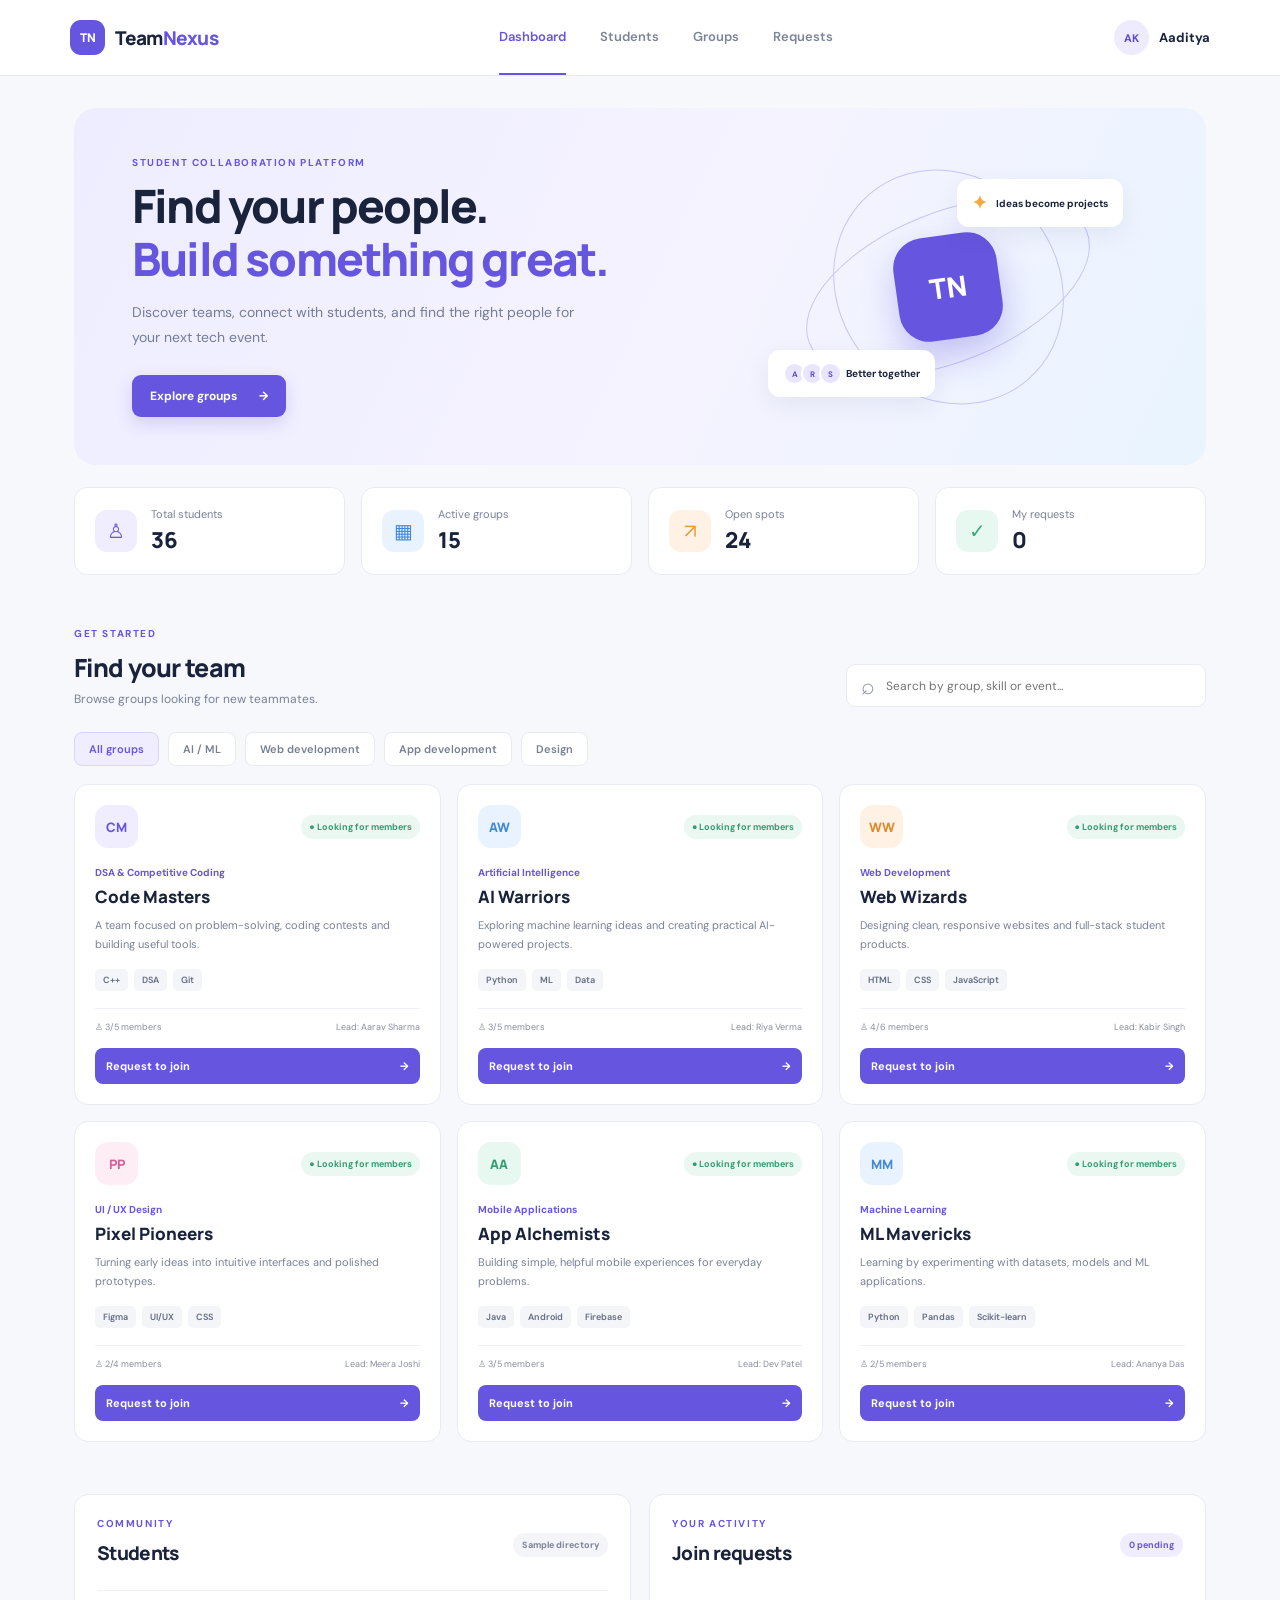
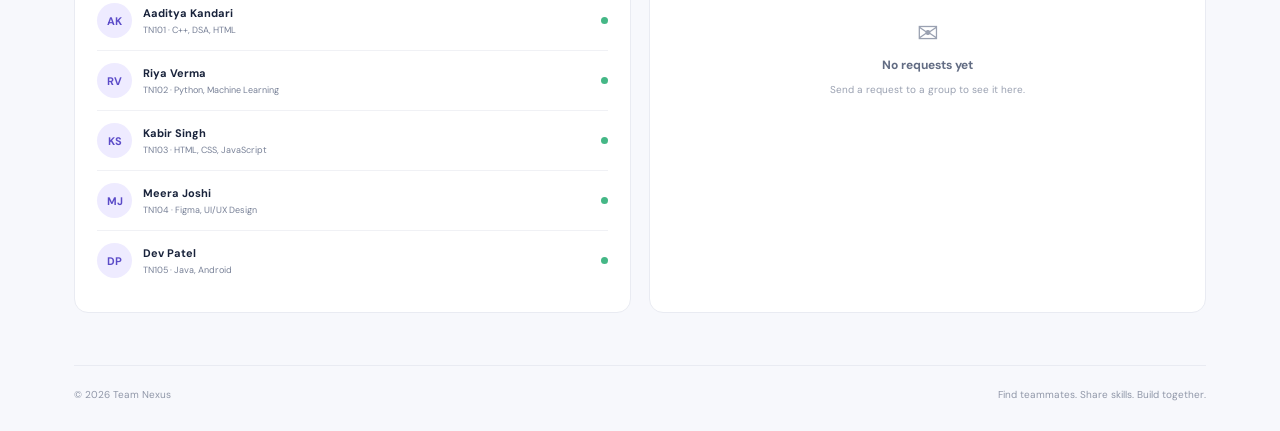
<file: team_nexus_frontend.html>
<!DOCTYPE html>
<html lang="en">
<head>
    <meta charset="UTF-8">
    <meta name="viewport" content="width=device-width, initial-scale=1.0">
    <title>Team Nexus | Group Finder</title>

    <link rel="stylesheet" href="team_nexus_style.css">
</head>
<body>
  <header class="topbar">
    <a class="brand" href="#"><span class="brand-mark">TN</span><span>Team<span class="brand-accent">Nexus</span></span></a>
    <nav>
      <a class="active" href="#dashboard">Dashboard</a>
      <a href="#students">Students</a>
      <a href="#groups">Groups</a>
      <a href="#requests">Requests</a>
    </nav>
    <div class="profile"><span class="avatar">AK</span><span class="profile-name">Aaditya</span></div>
  </header>

  <main class="container" id="dashboard">
    <section class="welcome">
      <div>
        <p class="eyebrow">STUDENT COLLABORATION PLATFORM</p>
        <h1>Find your people.<br><span>Build something great.</span></h1>
        <p class="welcome-copy">Discover teams, connect with students, and find the right people for your next tech event.</p>
        <a class="primary-btn" href="#groups">Explore groups <span>→</span></a>
      </div>
      <div class="welcome-art" aria-hidden="true">
        <div class="orbit orbit-one"></div><div class="orbit orbit-two"></div>
        <div class="art-card card-top"><span class="art-icon">✦</span><span>Ideas become projects</span></div>
        <div class="art-center"><span>TN</span></div>
        <div class="art-card card-bottom"><span class="mini-avatars"><i>A</i><i>R</i><i>S</i></span><span>Better together</span></div>
      </div>
    </section>

    <section class="stats">
      <article class="stat-card"><div class="stat-icon purple">♙</div><div><p>Total students</p><strong id="studentCount">36</strong></div></article>
      <article class="stat-card"><div class="stat-icon blue">▦</div><div><p>Active groups</p><strong id="groupCount">15</strong></div></article>
      <article class="stat-card"><div class="stat-icon orange">↗</div><div><p>Open spots</p><strong>24</strong></div></article>
      <article class="stat-card"><div class="stat-icon green">✓</div><div><p>My requests</p><strong id="requestCount">0</strong></div></article>
    </section>

    <section class="section" id="groups">
      <div class="section-heading">
        <div><p class="eyebrow">GET STARTED</p><h2>Find your team</h2><p class="muted">Browse groups looking for new teammates.</p></div>
        <div class="search-wrap"><span>⌕</span><input id="searchInput" type="search" placeholder="Search by group, skill or event..." aria-label="Search groups"></div>
      </div>
      <div class="filter-row">
        <button class="filter active" data-filter="All">All groups</button>
        <button class="filter" data-filter="AI/ML">AI / ML</button>
        <button class="filter" data-filter="Web Development">Web development</button>
        <button class="filter" data-filter="App Development">App development</button>
        <button class="filter" data-filter="Design">Design</button>
      </div>
      <div class="group-grid" id="groupGrid"></div>
    </section>

    <section class="section lower-grid" id="students">
      <div class="panel">
        <div class="panel-heading"><div><p class="eyebrow">COMMUNITY</p><h2>Students</h2></div><span class="small-tag">Sample directory</span></div>
        <div class="student-list" id="studentList"></div>
      </div>
      <div class="panel" id="requests">
        <div class="panel-heading"><div><p class="eyebrow">YOUR ACTIVITY</p><h2>Join requests</h2></div><span class="request-badge" id="requestBadge">0 pending</span></div>
        <div id="requestList" class="request-list"><div class="empty-state"><span>✉</span><p>No requests yet</p><small>Send a request to a group to see it here.</small></div></div>
      </div>
    </section>
    <footer>© 2026 Team Nexus <span>Find teammates. Share skills. Build together.</span></footer>
  </main>

  <div class="toast" id="toast" role="status" aria-live="polite"></div>

  <script>
    // Frontend demonstration data. Replace this with API/backend data when the C++ app is connected.
    const groups = [
      {id:1,name:"Code Masters",category:"DSA & Competitive Coding",type:"Web Development",description:"A team focused on problem-solving, coding contests and building useful tools.",skills:["C++","DSA","Git"],members:3,capacity:5,lead:"Aarav Sharma",initials:"AS",color:"violet"},
      {id:2,name:"AI Warriors",category:"Artificial Intelligence",type:"AI/ML",description:"Exploring machine learning ideas and creating practical AI-powered projects.",skills:["Python","ML","Data"],members:3,capacity:5,lead:"Riya Verma",initials:"RV",color:"blue"},
      {id:3,name:"Web Wizards",category:"Web Development",type:"Web Development",description:"Designing clean, responsive websites and full-stack student products.",skills:["HTML","CSS","JavaScript"],members:4,capacity:6,lead:"Kabir Singh",initials:"KS",color:"orange"},
      {id:4,name:"Pixel Pioneers",category:"UI / UX Design",type:"Design",description:"Turning early ideas into intuitive interfaces and polished prototypes.",skills:["Figma","UI/UX","CSS"],members:2,capacity:4,lead:"Meera Joshi",initials:"MJ",color:"pink"},
      {id:5,name:"App Alchemists",category:"Mobile Applications",type:"App Development",description:"Building simple, helpful mobile experiences for everyday problems.",skills:["Java","Android","Firebase"],members:3,capacity:5,lead:"Dev Patel",initials:"DP",color:"green"},
      {id:6,name:"ML Mavericks",category:"Machine Learning",type:"AI/ML",description:"Learning by experimenting with datasets, models and ML applications.",skills:["Python","Pandas","Scikit-learn"],members:2,capacity:5,lead:"Ananya Das",initials:"AD",color:"blue"}
    ];
    const students = [
      {name:"Aaditya Kandari",id:"TN101",skills:"C++, DSA, HTML",initials:"AK"},
      {name:"Riya Verma",id:"TN102",skills:"Python, Machine Learning",initials:"RV"},
      {name:"Kabir Singh",id:"TN103",skills:"HTML, CSS, JavaScript",initials:"KS"},
      {name:"Meera Joshi",id:"TN104",skills:"Figma, UI/UX Design",initials:"MJ"},
      {name:"Dev Patel",id:"TN105",skills:"Java, Android",initials:"DP"}
    ];
    const requests = [];
    let activeFilter = "All";
    const groupGrid = document.getElementById("groupGrid");

    function renderGroups() {
      const query = document.getElementById("searchInput").value.toLowerCase().trim();
      const filtered = groups.filter(g => {
        const matchesFilter = activeFilter === "All" || g.type === activeFilter;
        const haystack = [g.name,g.category,g.description,g.lead,...g.skills].join(" ").toLowerCase();
        return matchesFilter && haystack.includes(query);
      });
      groupGrid.innerHTML = filtered.length ? filtered.map(g => `
        <article class="group-card">
          <div class="group-card-top"><div class="group-logo ${g.color}">${g.name.split(" ").map(w=>w[0]).slice(0,2).join("")}</div><span class="open-label">● Looking for members</span></div>
          <p class="group-category">${g.category}</p><h3>${g.name}</h3><p class="group-description">${g.description}</p>
          <div class="skill-list">${g.skills.map(s=>`<span>${s}</span>`).join("")}</div>
          <div class="group-meta"><span>♙ ${g.members}/${g.capacity} members</span><span>Lead: ${g.lead}</span></div>
          <button class="request-btn" onclick="sendRequest(${g.id})">Request to join <span>→</span></button>
        </article>`).join("") : `<div class="no-results">No groups match your search. Try another keyword.</div>`;
    }
    function renderStudents() {
      document.getElementById("studentList").innerHTML = students.map(s=>`
        <div class="student-row"><span class="avatar student-avatar">${s.initials}</span><div class="student-info"><strong>${s.name}</strong><small>${s.id} · ${s.skills}</small></div><span class="online-dot"></span></div>`).join("");
      document.getElementById("studentCount").textContent = 36;
      document.getElementById("groupCount").textContent = 15;
    }
    function sendRequest(id) {
      const group = groups.find(g=>g.id===id);
      if (requests.some(r=>r.id===id)) { showToast("You have already requested to join this group."); return; }
      requests.push({id,name:group.name,lead:group.lead});
      renderRequests();
      showToast("Join request sent to " + group.name + "!");
    }
    function renderRequests() {
      document.getElementById("requestCount").textContent = requests.length;
      document.getElementById("requestBadge").textContent = requests.length + " pending";
      document.getElementById("requestList").innerHTML = requests.length ? requests.map(r=>`
        <div class="request-row"><span class="request-icon">↗</span><div><strong>${r.name}</strong><small>Request sent to ${r.lead}</small></div><span class="pending">Pending</span></div>`).join("") : `<div class="empty-state"><span>✉</span><p>No requests yet</p><small>Send a request to a group to see it here.</small></div>`;
    }
    function showToast(message) {
      const toast = document.getElementById("toast");
      toast.textContent = message;
      toast.classList.add("show");
      clearTimeout(window.toastTimer);
      window.toastTimer = setTimeout(()=>toast.classList.remove("show"),2600);
    }
    document.getElementById("searchInput").addEventListener("input",renderGroups);
    document.querySelectorAll(".filter").forEach(btn=>btn.addEventListener("click",()=>{
      document.querySelector(".filter.active").classList.remove("active");
      btn.classList.add("active");
      activeFilter = btn.dataset.filter;
      renderGroups();
    }));
    renderGroups(); renderStudents(); renderRequests();
  </script>
</body>
</html>
</file>
<file: team_nexus_style.css>
@import url('https://fonts.googleapis.com/css2?family=DM+Sans:wght@400;500;600;700&family=Manrope:wght@400;500;600;700;800&display=swap');

:root {
  --ink: #19233b;
  --muted: #788197;
  --purple: #6656df;
  --line: #e9ebf2;
  --surface: #ffffff;
  --background: #f7f8fc;
}
* { box-sizing: border-box; }
html { scroll-behavior: smooth; }
body { margin: 0; background: var(--background); color: var(--ink); font-family: 'DM Sans', sans-serif; }
a { color: inherit; text-decoration: none; }
.topbar { height: 76px; background: #fff; border-bottom: 1px solid var(--line); display: flex; align-items: center; justify-content: space-between; padding: 0 max(calc((100vw - 1180px)/2), 5.5%); position: sticky; top: 0; z-index: 10; }
.brand { display: flex; align-items: center; gap: 10px; font: 800 19px 'Manrope', sans-serif; letter-spacing: -.7px; }
.brand-mark { width: 35px; height: 35px; border-radius: 11px; display: grid; place-items: center; color: white; background: var(--purple); font-size: 12px; letter-spacing: 0; }
.brand-accent { color: var(--purple); }
nav { display: flex; gap: 34px; height: 100%; align-items: center; }
nav a { height: 100%; display: flex; align-items: center; color: #7d8497; font-size: 13px; font-weight: 600; border-bottom: 2px solid transparent; }
nav a:hover, nav a.active { color: var(--purple); border-color: var(--purple); }
.profile { display: flex; align-items: center; gap: 10px; font-size: 13px; font-weight: 700; }
.avatar { display: grid; place-items: center; width: 35px; height: 35px; border-radius: 50%; color: #5b4bc8; background: #eeebff; font-size: 11px; font-weight: 700; }
.container { max-width: 1180px; margin: auto; padding: 0 24px; }
.welcome { min-height: 350px; margin-top: 32px; padding: 48px 58px; border-radius: 22px; background: linear-gradient(115deg,#eeedff 0%,#f5f3ff 55%,#e9f4ff 100%); display: flex; align-items: center; justify-content: space-between; overflow: hidden; }
.eyebrow { margin: 0 0 10px; color: var(--purple); font-size: 10px; font-weight: 700; letter-spacing: 1.6px; }
h1,h2,h3,p { margin-top: 0; }
h1 { margin-bottom: 14px; font: 800 clamp(32px,4vw,46px)/1.16 'Manrope',sans-serif; letter-spacing: -1.8px; }
h1 span { color: var(--purple); }
.welcome-copy { max-width: 450px; color: #747d95; font-size: 14px; line-height: 1.8; margin-bottom: 25px; }
.primary-btn { display: inline-flex; gap: 22px; align-items: center; background: var(--purple); color: white; padding: 13px 18px; border-radius: 9px; font-size: 12px; font-weight: 700; box-shadow: 0 7px 17px #6656df35; }
.primary-btn:hover,.request-btn:hover { background: #5142c6; transform: translateY(-1px); }
.welcome-art { width: 330px; height: 245px; position: relative; display: grid; place-items: center; margin-right: 35px; }
.orbit { position: absolute; border: 1px solid #c9c4f7; border-radius: 50%; transform: rotate(-22deg); }
.orbit-one { width: 300px; height: 150px; }
.orbit-two { width: 245px; height: 220px; transform: rotate(50deg); }
.art-center { width: 104px; height: 104px; border-radius: 30px; background: var(--purple); color: white; display: grid; place-items: center; font: 800 28px 'Manrope'; box-shadow: 0 16px 35px #6656df55; transform: rotate(-8deg); z-index: 1; }
.art-card { position: absolute; z-index: 2; background: #fff; padding: 12px 15px; border-radius: 12px; box-shadow: 0 8px 25px #29305a12; display: flex; align-items: center; gap: 9px; font-size: 10px; font-weight: 700; }
.card-top { top: 15px; right: -10px; }.card-bottom { bottom: 12px; left: -15px; }
.art-icon { color: #f3a93e; font-size: 18px; }.mini-avatars { display: flex; }.mini-avatars i { font-style: normal; width: 23px; height: 23px; margin-right: -5px; border: 2px solid white; border-radius: 50%; display: grid; place-items: center; color: #5b4bc8; background: #e9e5ff; font-size: 8px; }
.stats { display: grid; grid-template-columns: repeat(4,1fr); gap: 16px; margin: 22px 0 52px; }
.stat-card { display: flex; align-items: center; gap: 14px; background: #fff; padding: 19px 20px; border: 1px solid var(--line); border-radius: 13px; }
.stat-icon { width: 42px; height: 42px; display: grid; place-items: center; border-radius: 12px; font-size: 20px; }
.purple { background: #efedff; color: #6858dc; }.blue { background: #e9f3ff; color: #4389d5; }.orange { background: #fff2e5; color: #e89a3d; }.green { background: #e7f8f0; color: #3da77c; }
.stat-card p { color: var(--muted); font-size: 11px; margin: 0 0 4px; }.stat-card strong { font: 800 22px 'Manrope'; }
.section { margin-bottom: 52px; scroll-margin-top: 95px; }
.section-heading,.panel-heading { display: flex; justify-content: space-between; align-items: end; gap: 20px; }
h2 { margin: 0 0 6px; font: 800 25px 'Manrope'; letter-spacing: -.7px; }
.muted { color: var(--muted); font-size: 12px; margin: 0; }
.search-wrap { display: flex; align-items: center; gap: 9px; width: min(360px,100%); padding: 0 14px; height: 43px; background: #fff; border: 1px solid var(--line); border-radius: 9px; color: #8d94a6; }
.search-wrap span { font-size: 23px; }.search-wrap input { border: 0; outline: 0; width: 100%; font: 12px 'DM Sans'; color: var(--ink); background: transparent; }
.filter-row { display: flex; gap: 9px; flex-wrap: wrap; margin: 25px 0 18px; }
.filter { border: 1px solid var(--line); background: white; color: #777f93; padding: 9px 14px; border-radius: 8px; font: 600 11px 'DM Sans'; cursor: pointer; }
.filter:hover,.filter.active { background: #efedff; border-color: #d9d4ff; color: var(--purple); }
.group-grid { display: grid; grid-template-columns: repeat(3,1fr); gap: 16px; }
.group-card { background: #fff; border: 1px solid var(--line); border-radius: 14px; padding: 20px; transition: .2s; }
.group-card:hover { transform: translateY(-3px); box-shadow: 0 12px 30px #27315b0c; }
.group-card-top { display: flex; justify-content: space-between; align-items: center; margin-bottom: 18px; }
.group-logo { width: 43px; height: 43px; display: grid; place-items: center; border-radius: 13px; font: 800 13px 'Manrope'; }
.group-logo.violet { background: #efedff; color: #6656df; }.group-logo.blue { background: #e9f3ff; color: #4389d5; }.group-logo.orange { background: #fff1e3; color: #db8b2e; }.group-logo.pink { background: #ffedf5; color: #d65f94; }.group-logo.green { background: #e7f8f0; color: #329d70; }
.open-label { color: #379b72; background: #eaf8f1; padding: 6px 8px; border-radius: 20px; font-size: 9px; font-weight: 700; }
.group-category { color: var(--purple); font-size: 10px; font-weight: 700; margin-bottom: 6px; }
.group-card h3 { font: 800 17px 'Manrope'; margin-bottom: 8px; }
.group-description { color: var(--muted); font-size: 11px; line-height: 1.7; min-height: 39px; margin-bottom: 14px; }
.skill-list { display: flex; gap: 6px; flex-wrap: wrap; margin-bottom: 17px; }.skill-list span { color: #626c83; background: #f4f5f9; padding: 5px 8px; border-radius: 5px; font-size: 9px; font-weight: 600; }
.group-meta { border-top: 1px solid #f0f1f5; padding-top: 12px; display: flex; justify-content: space-between; gap: 8px; color: #858da0; font-size: 9px; }
.request-btn { margin-top: 15px; width: 100%; border: 0; border-radius: 8px; background: var(--purple); color: white; padding: 11px; display: flex; justify-content: space-between; align-items: center; font: 700 11px 'DM Sans'; cursor: pointer; transition: .2s; }
.no-results { grid-column: 1/-1; padding: 35px; text-align: center; color: var(--muted); background: #fff; border: 1px dashed #d9dce7; border-radius: 12px; font-size: 13px; }
.lower-grid { display: grid; grid-template-columns: 1fr 1fr; gap: 18px; }
.panel { background: #fff; border: 1px solid var(--line); border-radius: 14px; padding: 22px; min-width: 0; }
.panel-heading { align-items: center; margin-bottom: 18px; }.panel-heading h2 { font-size: 19px; }
.small-tag,.request-badge { color: #7d8497; background: #f4f5f9; border-radius: 20px; padding: 6px 9px; font-size: 9px; font-weight: 700; }.request-badge { color: #6656df; background: #efedff; }
.student-row,.request-row { display: flex; align-items: center; gap: 11px; padding: 12px 0; border-top: 1px solid #f0f1f5; }
.student-avatar { flex: 0 0 35px; }.student-info { min-width: 0; flex: 1; }.student-info strong,.request-row strong { display: block; font-size: 11px; margin-bottom: 4px; }.student-info small,.request-row small { display: block; color: var(--muted); font-size: 9px; }
.online-dot { width: 7px; height: 7px; border-radius: 50%; background: #45b786; }
.request-icon { width: 34px; height: 34px; display: grid; place-items: center; border-radius: 10px; background: #efedff; color: var(--purple); }.request-row div { flex: 1; }.pending { color: #bf842b; background: #fff5e5; padding: 5px 8px; border-radius: 15px; font-size: 9px; font-weight: 700; }
.empty-state { text-align: center; padding: 26px 10px; color: #9aa1b1; }.empty-state span { font-size: 26px; }.empty-state p { margin: 7px 0 4px; color: #626c83; font-size: 12px; font-weight: 700; }.empty-state small { font-size: 10px; }
footer { display: flex; justify-content: space-between; border-top: 1px solid var(--line); padding: 22px 0 30px; color: #9097a8; font-size: 10px; }
.toast { position: fixed; right: 25px; bottom: 25px; z-index: 20; background: #202943; color: white; padding: 13px 18px; border-radius: 9px; font-size: 12px; box-shadow: 0 8px 25px #17203b30; opacity: 0; transform: translateY(12px); pointer-events: none; transition: .25s; }.toast.show { opacity: 1; transform: translateY(0); }

@media (max-width: 850px) {
  nav { gap: 15px; }.welcome { padding: 38px; }.welcome-art { margin-right: 0; transform: scale(.85); width: 270px; }.stats { grid-template-columns: repeat(2,1fr); }.group-grid { grid-template-columns: repeat(2,1fr); }
}
@media (max-width: 620px) {
  .topbar { height: auto; min-height: 66px; padding: 12px 18px; flex-wrap: wrap; gap: 12px; }.topbar nav { order: 3; width: 100%; justify-content: space-between; height: 32px; }.topbar nav a { font-size: 10px; }.profile-name { display: none; }
  .container { padding: 0 16px; }.welcome { margin-top: 18px; padding: 30px 24px; }.welcome-art { display: none; }h1 { font-size: 34px; }.stats { gap: 9px; margin-bottom: 38px; }.stat-card { padding: 13px; gap: 9px; }.stat-icon { width: 35px; height: 35px; }.stat-card strong { font-size: 19px; }.stat-card p { font-size: 10px; }
  .section-heading { align-items: stretch; flex-direction: column; }.search-wrap { width: 100%; }.group-grid,.lower-grid { grid-template-columns: 1fr; }.group-card { padding: 18px; }footer { gap: 8px; flex-direction: column; }
}
</file>
